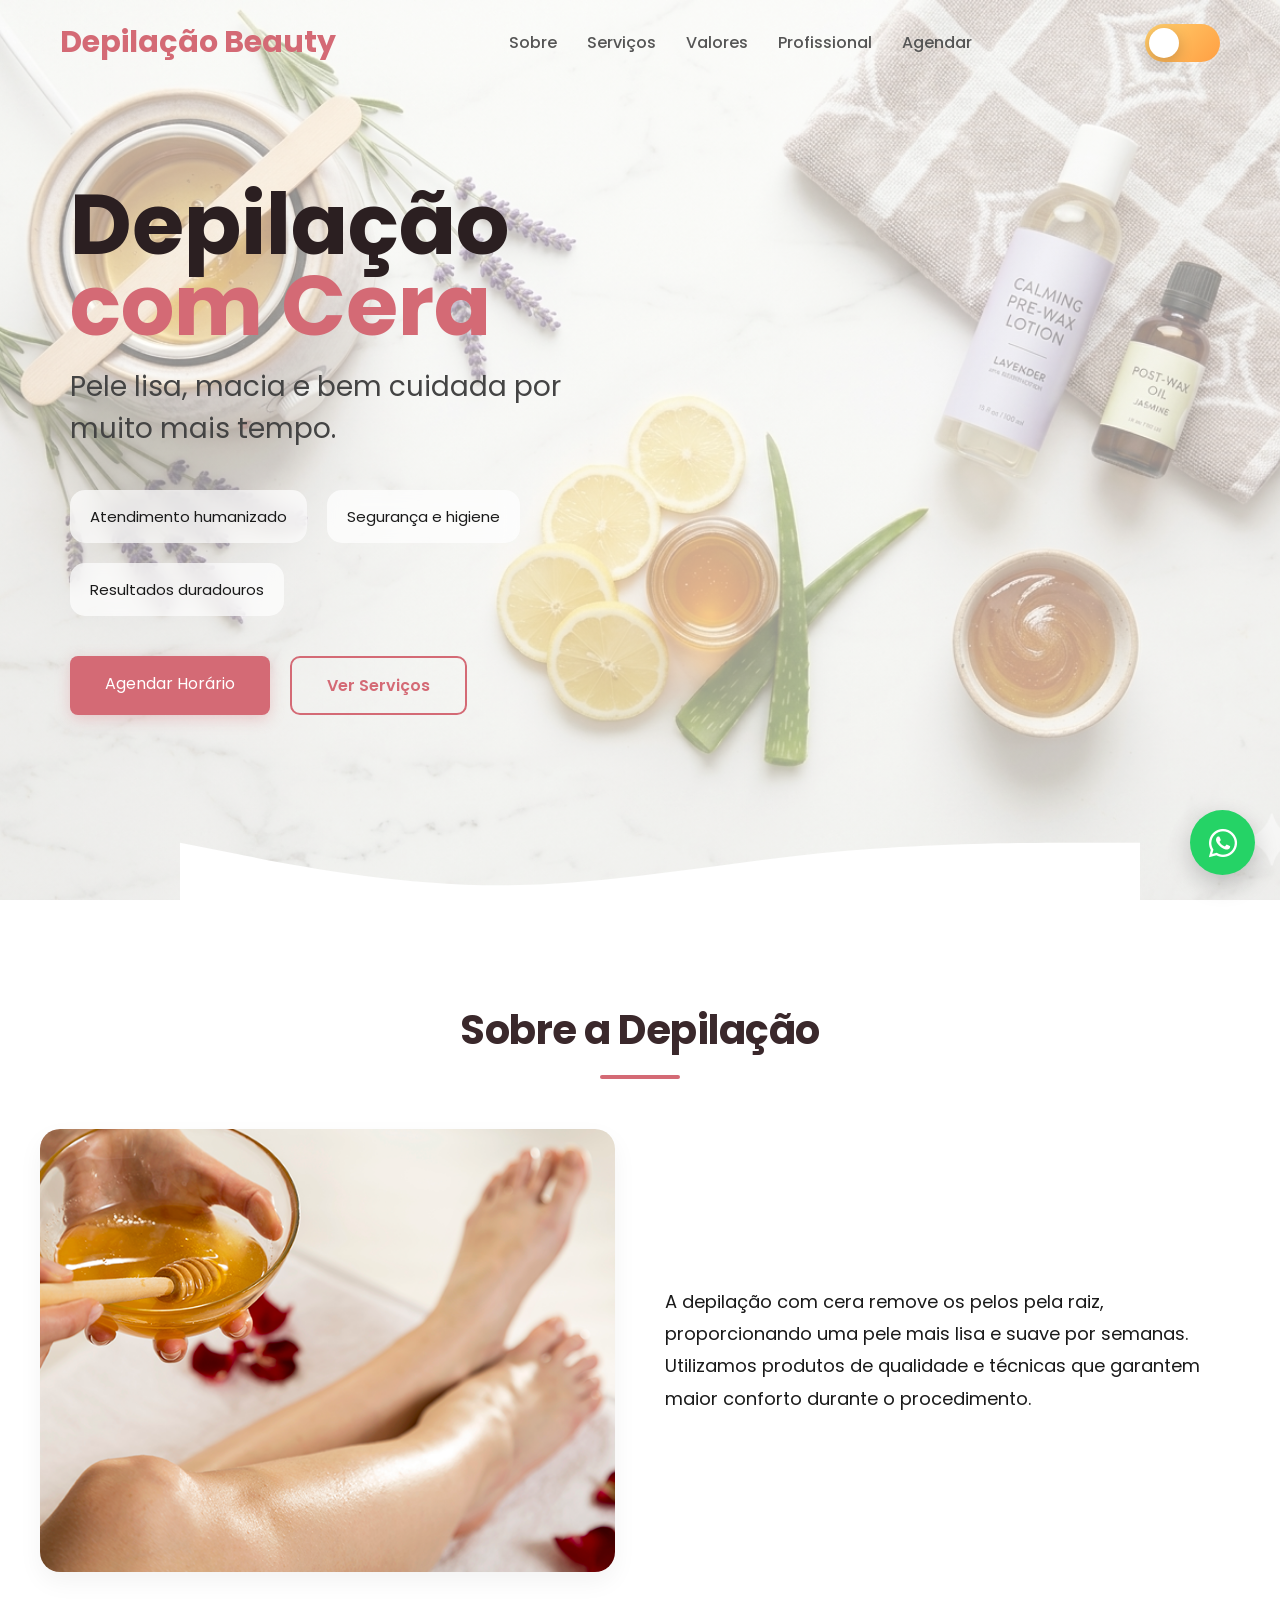
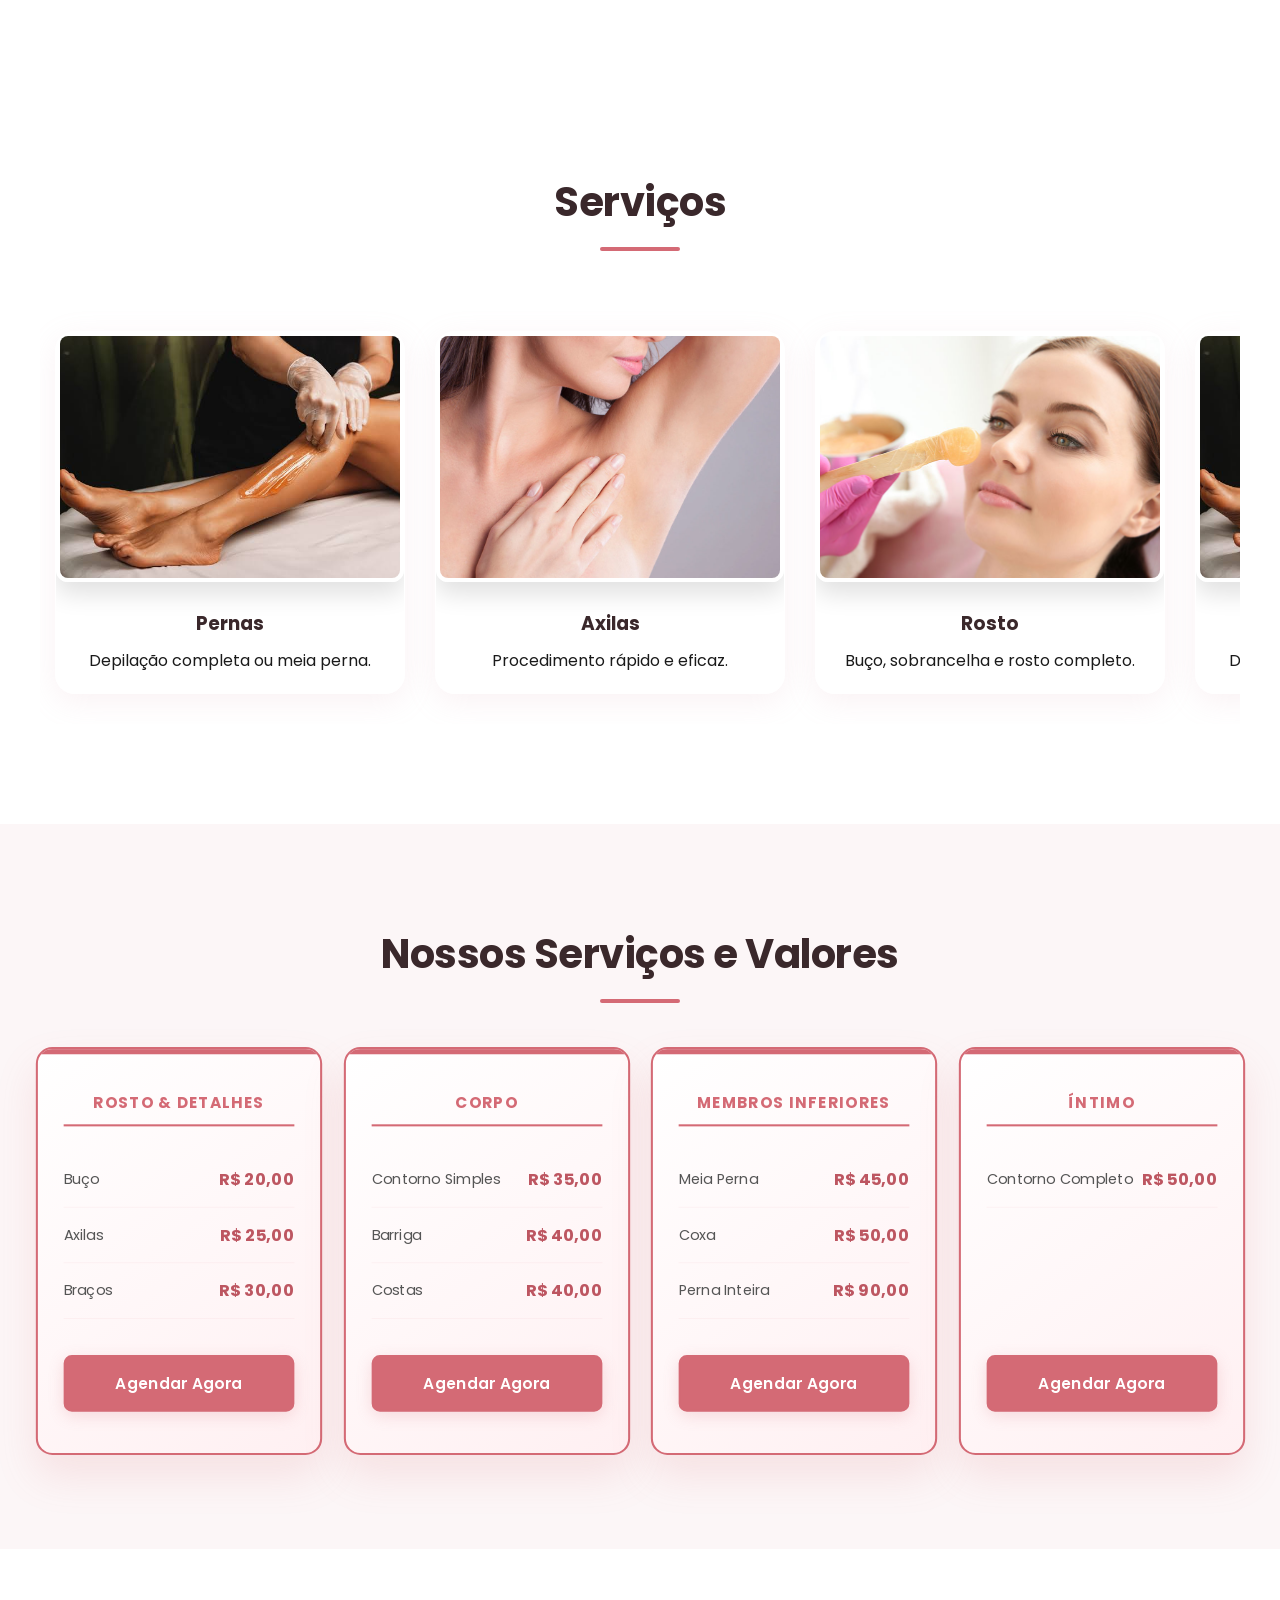
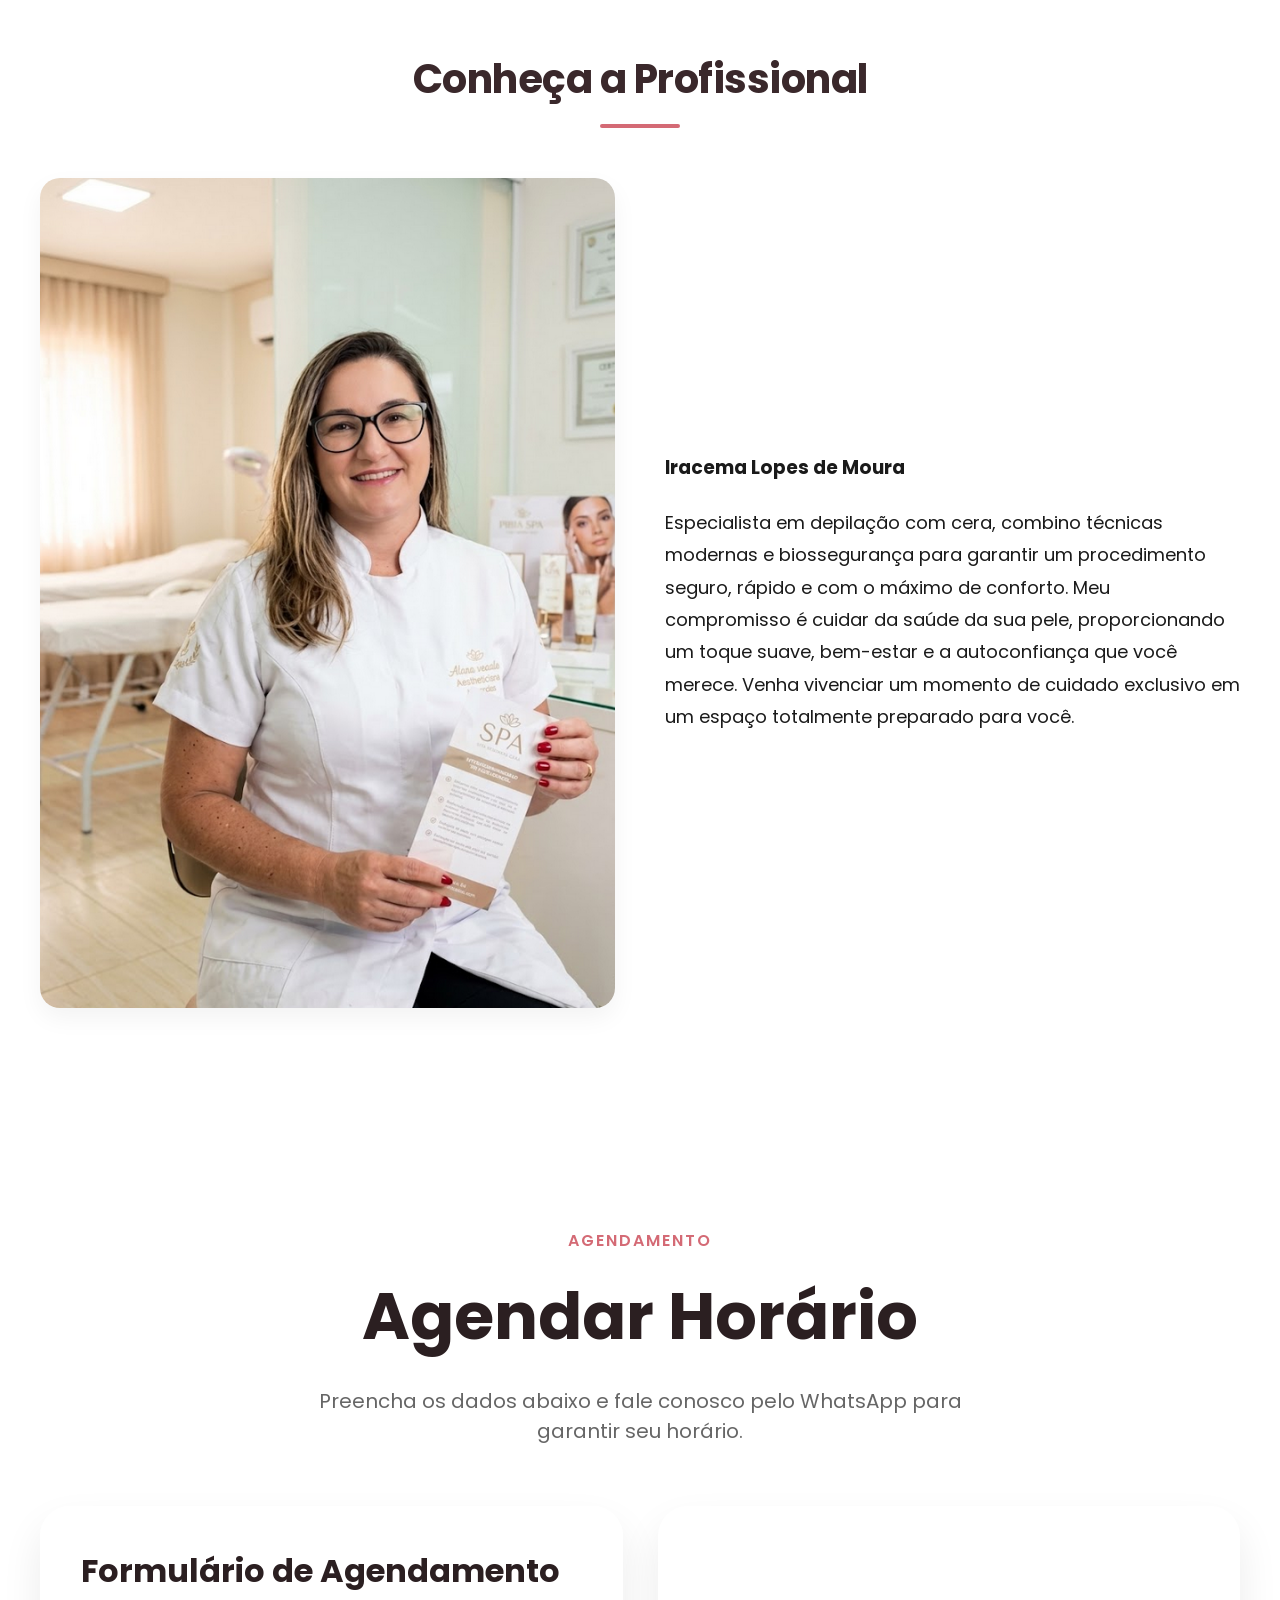
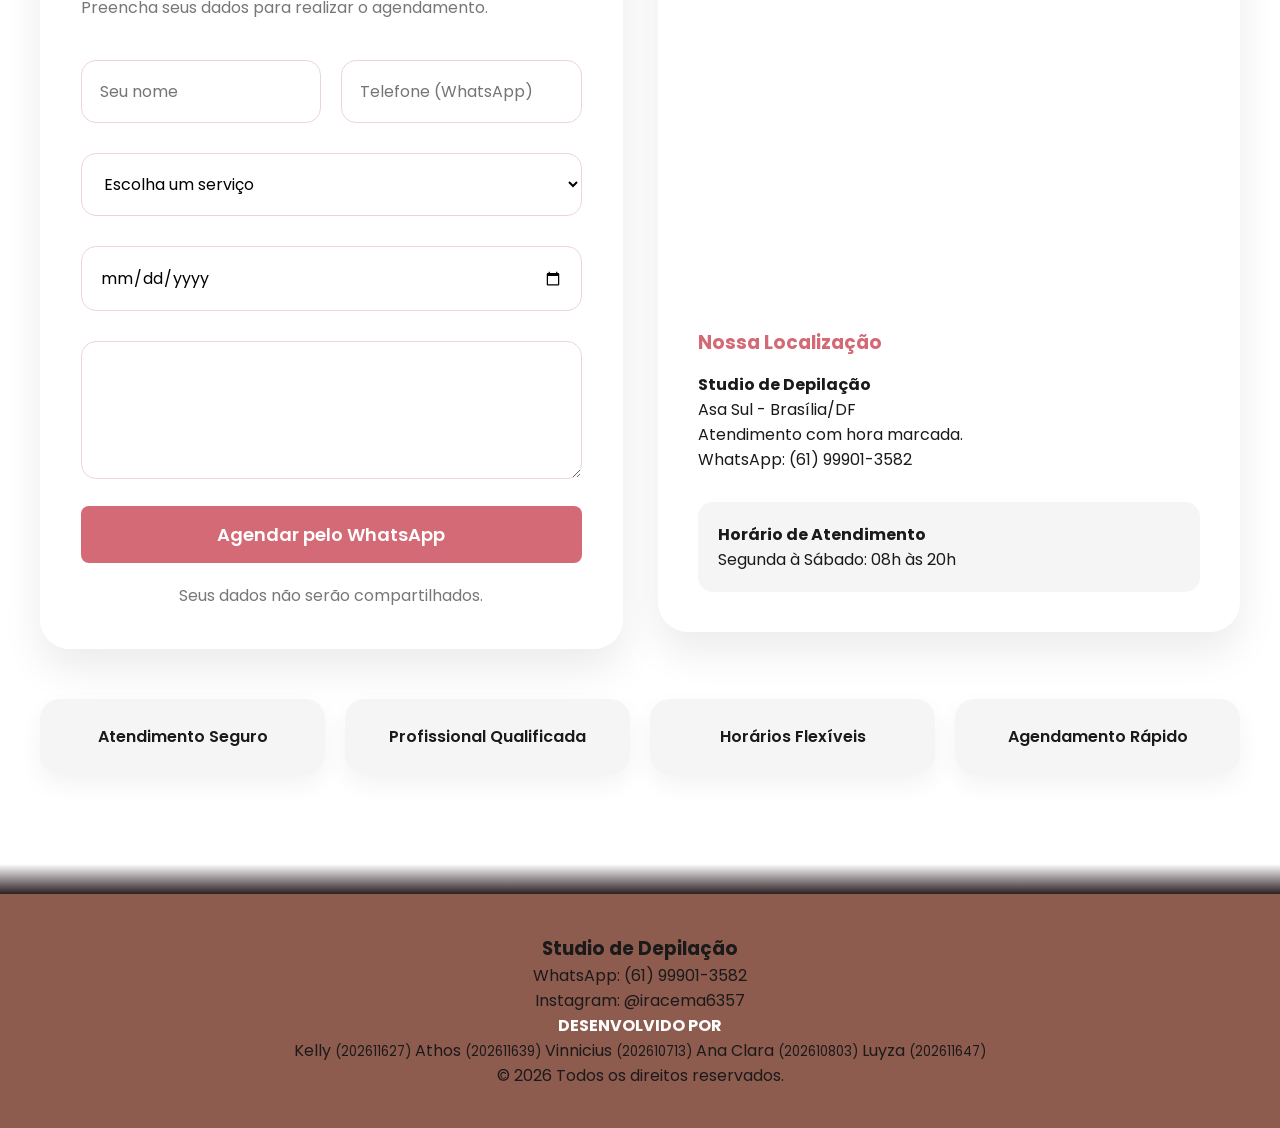
<file: index.html>
<!DOCTYPE html>
<html lang="pt-BR">
<head>
    <link rel="stylesheet"
href="https://cdnjs.cloudflare.com/ajax/libs/font-awesome/6.5.2/css/all.min.css">   
    <meta charset="UTF-8">
    <meta name="viewport" content="width=device-width, initial-scale=1.0">
    <title>Studio de Depilação</title>

    <link href="https://fonts.googleapis.com/css2?family=Poppins:wght@300;400;500;600;700&display=swap" rel="stylesheet">
    <link rel="stylesheet" href="css/style.css">
</head>

<body>
    <div id="progresso"></div>

    <header>
        <nav>
            <div class="logo">Depilação Beauty</div>
            <ul>
                <li><a href="#sobre">Sobre</a></li>
                <li><a href="#servicos">Serviços</a></li>
                <li><a href="#valores">Valores</a></li>
                <li><a href="#profissional">Profissional</a></li>
                <li><a href="#agendar">Agendar</a></li>
            </ul>
            <div class="theme-switch">
    <input type="checkbox" id="darkModeBtn">
    <label for="darkModeBtn">
        <span class="sun"></span>
        <span class="moon"></span>
    </label>
</div>
        </nav>
    </header>

   <section class="hero">
    <div class="hero-overlay"></div>

    <div class="hero-content">

        <div class="hero-text">

            

            <h1>
                Depilação<br>
                <span>com Cera</span>
            </h1>

            <p>
                Pele lisa, macia e bem cuidada por muito mais tempo.
            </p>

            <div class="hero-benefits">
                <div>
                     Atendimento humanizado
                </div>

                <div>
                     Segurança e higiene
                </div>

                <div>
                     Resultados duradouros
                </div>
            </div>

            <div class="hero-buttons"> 
                <a href="#agendar" class="btn">
                    Agendar Horário
                </a>

                <a href="#servicos" class="btn-outline">
                    Ver Serviços
                </a>
            </div>

        </div>

    </div>
    <div class="hero-wave">
    <svg viewBox="0 0 1440 150">
        <path fill="#fff"
        d="M0,64L80,80C160,96,320,128,480,128C640,128,800,96,960,80C1120,64,1280,64,1360,64L1440,64L1440,160L0,160Z"></path>
    </svg>
</div>
</section>

    <section id="sobre">
        <div class="container">
            <h2 class="section-title">Sobre a Depilação</h2>
            <div class="about">
                <img src="imagens/Cerareal.png" alt="Cera de depilação">
                <div>
                    <p>
                        A depilação com cera remove os pelos pela raiz,
                        proporcionando uma pele mais lisa e suave por semanas.
                        Utilizamos produtos de qualidade e técnicas que garantem
                        maior conforto durante o procedimento.
                    </p>
                </div>
            </div>
        </div>
    </section>

    <section id="servicos">
        <div class="container">
            <h2 class="section-title">Serviços</h2>
            <div class="slider-wrapper">
                <div class="slider-track">
                    <div class="slide">
                        <div class="card">
                            <img src="imagens/pernas.jpg" alt="Depilação de Pernas">
                            <div class="card-content">
                                <h3>Pernas</h3>
                                <p>Depilação completa ou meia perna.</p>
                            </div>
                        </div>
                    </div>
                    <div class="slide">
                        <div class="card">
                            <img src="imagens/axilass.jpg" alt="Depilação de Axilas">
                            <div class="card-content">
                                <h3>Axilas</h3>
                                <p>Procedimento rápido e eficaz.</p>
                            </div>
                        </div>
                    </div>
                    <div class="slide">
                        <div class="card">
                            <img src="imagens/rosto.jpg" alt="Depilação de Rosto">
                            <div class="card-content">
                                <h3>Rosto</h3>
                                <p>Buço, sobrancelha e rosto completo.</p>
                            </div>
                        </div>
                    </div>
                    <div class="slide">
                        <div class="card">
                            <img src="imagens/pernas.jpg" alt="Depilação de Pernas">
                            <div class="card-content">
                                <h3>Pernas</h3>
                                <p>Depilação completa ou meia perna.</p>
                            </div>
                        </div>
                    </div>
                    <div class="slide">
                        <div class="card">
                            <img src="imagens/axilass.jpg" alt="Depilação de Axilas">
                            <div class="card-content">
                                <h3>Axilas</h3>
                                <p>Procedimento rápido e eficaz.</p>
                            </div>
                        </div>
                    </div>
                    <div class="slide">
                        <div class="card">
                            <img src="imagens/rosto.jpg" alt="Depilação de Rosto">
                            <div class="card-content">
                                <h3>Rosto</h3>
                                <p>Buço, sobrancelha e rosto completo.</p>
                            </div>
                        </div>
                    </div>
                </div>
            </div>
        </div>
    </section>

    <section id="valores" class="pricing-section">
        <div class="container">
            <h2 class="section-title">Nossos Serviços e Valores</h2>
            <div class="pricing-grid">
                <div class="price-card featured">
                    <div>
                        <h3 class="plan-name">Rosto & Detalhes</h3>
                        <ul class="plan-features">
                            <li>Buço <span class="price-value">R$ 20,00</span></li>
                            <li>Axilas <span class="price-value">R$ 25,00</span></li>
                            <li>Braços <span class="price-value">R$ 30,00</span></li>
                        </ul>
                    </div>
                    <a href="#agendar" class="plan-btn">Agendar Agora</a>
                </div>
                <div class="price-card featured">
                    <div>
                        <h3 class="plan-name">corpo</h3>
                        <ul class="plan-features">
                            <li>Contorno Simples <span class="price-value">R$ 35,00</span></li>
                            <li>Barriga <span class="price-value">R$ 40,00</span></li>
                            <li>Costas <span class="price-value">R$ 40,00</span></li>
                        </ul>
                    </div>
                    <a href="#agendar" class="plan-btn">Agendar Agora</a>
                </div>
                <div class="price-card featured">
                    <div>
                        <h3 class="plan-name">Membros Inferiores</h3>
                        <ul class="plan-features">
                            <li>Meia Perna <span class="price-value">R$ 45,00</span></li>
                            <li>Coxa <span class="price-value">R$ 50,00</span></li>
                            <li>Perna Inteira <span class="price-value">R$ 90,00</span></li>
                        </ul>
                    </div>
                    <a href="#agendar" class="plan-btn">Agendar Agora</a>
                </div>
                <div class="price-card featured">
                    <div>
                        <h3 class="plan-name">Íntimo</h3>
                        <ul class="plan-features">
                            <li>Contorno Completo <span class="price-value">R$ 50,00</span></li>
                        </ul>
                    </div>
                    <a href="#agendar" class="plan-btn">Agendar Agora</a>
                </div>
            </div>
        </div>
    </section>

    <section id="profissional">
        <div class="container">
            <h2 class="section-title">Conheça a Profissional</h2>
            <div class="professional">
                <img src="imagens/profissional.png" alt="Foto da profissional">
                <div>
                    <h3>Iracema Lopes de Moura</h3>
                    <br>
                    <p>
                        Especialista em depilação com cera, combino técnicas modernas e biossegurança para garantir um procedimento seguro, rápido e com o máximo de conforto. Meu compromisso é cuidar da saúde da sua pele, proporcionando um toque suave, bem-estar e a autoconfiança que você merece. Venha vivenciar um momento de cuidado exclusivo em um espaço totalmente preparado para você.
                    </p>
                </div>
            </div>
        </div>
    </section>

    <section id="agendar" class="booking-section">

<div class="container">

    <span class="booking-tag">
         AGENDAMENTO
    </span>

    <h2 class="booking-title">
        Agendar Horário
    </h2>

    <p class="booking-subtitle">
        Preencha os dados abaixo e fale conosco pelo WhatsApp para garantir seu horário.
    </p>

    <div class="booking-grid">

        <form id="bookingForm" class="booking-card">

            <div class="booking-header">
                <h3>Formulário de Agendamento</h3>
                <p>Preencha seus dados para realizar o agendamento.</p>
            </div>

            <div class="input-row">
                <input type="text" id="nome" placeholder="Seu nome" required>

                <input type="tel" id="telefone"
                placeholder="Telefone (WhatsApp)" required>
            </div>

            <select id="servico" required>
                <option value="">Escolha um serviço</option>
                <option>Perna Inteira</option>
                <option>Meia Perna</option>
                <option>Contorno Completo</option>
                <option>Contorno Simples</option>
                <option>Axilas</option>
                <option>Buço</option>
                <option>Barriga</option>
                <option>Costas</option>
                <option>Braços</option>
                <option>Coxa</option>
            </select>

            <input type="date" id="data">

            <textarea
                rows="4"
                id="observacoes"
                placeholder="Observações (opcional)">
            </textarea>

            <button type="submit">
                Agendar pelo WhatsApp
            </button>

            <div class="security-text">
                 Seus dados não serão compartilhados.
            </div>

        </form>

        <div class="booking-card">

            <iframe src="https://maps.google.com/maps?q=Asa%20Sul%20Brasilia%20DF&t=&z=15&ie=UTF8&iwloc=&output=embed"
            loading="lazy"></iframe>

            <div class="location-info">
                <h3>Nossa Localização</h3>

                <strong>Studio de Depilação</strong>

                <p>Asa Sul - Brasília/DF</p>

                <p>Atendimento com hora marcada.</p>

                <p>WhatsApp: (61) 99901-3582</p>
            </div>

            <div class="hours-box">
                <strong>Horário de Atendimento</strong>

                <p>Segunda à Sábado: 08h às 20h</p>
            </div>

        </div>

    </div>

    <div class="booking-benefits">

        <div>
             Atendimento Seguro
        </div>

        <div>
             Profissional Qualificada
        </div>

        <div>
             Horários Flexíveis
        </div>

        <div>
             Agendamento Rápido
        </div>

    </div>

</div>

</section>

    <footer>
    <div class="footer-content">
        <h3>Studio de Depilação</h3>
        <p>WhatsApp: (61) 99901-3582</p>
        <p>Instagram: @iracema6357</p>

        <div class="developers">
            <h4>DESENVOLVIDO POR</h4>

            <div class="developers-list">
                <span>Kelly <small>(202611627)</small></span>
                <span>Athos <small>(202611639)</small></span>
                <span>Vinnicius <small>(202610713)</small></span>
                <span>Ana Clara <small>(202610803)</small></span>
                <span>Luyza <small>(202611647)</small></span>
            </div>
        </div>

        <p>&copy; 2026 Todos os direitos reservados.</p>
    </div>
</footer>

    <script src="js/script.js"></script>

    <a href="https://wa.me/5561999013582"
   class="whatsapp-float"
   target="_blank">
    <i class="fab fa-whatsapp"></i>
</a>

<button id="topo">↑</button>
</body>
</html>
</file>
<file: css/style.css>
* {
    margin: 0;
    padding: 0;
    box-sizing: border-box;
    font-family: 'Poppins', sans-serif;
}

html {
    scroll-behavior: smooth;
}

body {
    background: linear-gradient(135deg, #fff2f5 0%, #ffffff 50%, #fff2f5 100%);
    background-attachment: fixed;
    color: #4a4a4a; 
}

section {
    padding: 100px 20px;
    background: transparent;
}

.container {
    max-width: 1200px;
    margin: auto;
}

.section-title {
    text-align: center;
    font-size: 40px;
    margin-bottom: 50px;
    color: #3a282b; 
    font-weight: 700;
    letter-spacing: -0.5px;
}

header {
    position: fixed;
    width: 100%;
    top: 0;
    left: 0;
    background: transparent;
    transition: .4s;
    z-index: 999;
}

header.scrolled {
    background: rgba(255,255,255,.97);
    backdrop-filter: blur(15px);
    box-shadow: 0 10px 30px rgba(0,0,0,.08);
}

nav {
    max-width: 1200px;
    margin: auto;
    display: flex;
    justify-content: space-between;
    align-items: center;
    padding: 20px;
}

.logo {
    font-size: 30px;
    font-weight: 700;
    color: #d46a75; 
}

nav ul {
    display: flex;
    list-style: none;
    gap: 30px;
}

nav a {
    text-decoration: none;
    color: #555;
    font-weight: 500;
    transition: .3s;
}

nav a:hover {
    color: #d46a75;
}

.btn {
    background: #d46a75;
    padding: 15px 35px;
    color: white;
    text-decoration: none;
    border-radius: 8px;
    display: inline-block;
    transition: .3s;
    box-shadow: 0 4px 15px rgba(212, 106, 117, 0.3);
}

.btn:hover {
    background: #bd5661;
    transform: translateY(-2px);
}

.about, .professional {
    display: grid;
    grid-template-columns: 1fr 1fr;
    gap: 50px;
    align-items: center;
}

.about img, .professional img {
    width: 100%;
    border-radius: 20px;
    box-shadow: 0 10px 25px rgba(0,0,0,0.05);
}

.about p, .professional p {
    line-height: 1.8;
    font-size: 18px;
}

.services {
    display: grid;
    grid-template-columns: repeat(auto-fit, minmax(250px, 1fr));
    gap: 30px;
}

.card, .testimonial, .map-box, form {
    background: rgba(255, 255, 255, 0.85);
    backdrop-filter: blur(10px);
    border-radius: 20px;
    overflow: hidden;
    box-shadow: 0 8px 30px rgba(220, 170, 180, 0.15);
    border: 1px solid rgba(255, 255, 255, 0.6);
    transition: .3s;
}

.card:hover {
    transform: translateY(-10px);
    box-shadow: 0 15px 35px rgba(212, 106, 117, 0.2);
}

.card img {
    width: 100%;
    height: 250px;
    object-fit: cover;
}

.card-content {
    padding: 20px;
    text-align: center;
}

.card-content h3 {
    margin-bottom: 10px;
    color: #3a282b;
}

.pricing-section {
    background: #fcf6f7;
    padding: 100px 20px;
}

.pricing-grid {
    display: grid;
    grid-template-columns: repeat(4, 1fr);
    gap: 30px;
    align-items: stretch;
    max-width: 1200px;
    margin: 0 auto;
}

.price-card {
    background: #ffffff;
    border-radius: 16px;
    padding: 40px 25px;
    text-align: center;
    box-shadow: 0 10px 30px rgba(230, 160, 170, 0.1);
    border: 1px solid rgba(212, 106, 117, 0.1);
    display: flex;
    flex-direction: column;
    justify-content: space-between;
    position: relative;
    transition: transform 0.3s ease, box-shadow 0.3s ease;
}

.price-card:hover {
    transform: translateY(-8px);
    box-shadow: 0 15px 35px rgba(212, 106, 117, 0.2);
}

.price-card.featured {
    background: linear-gradient(145deg, #ffffff 0%, #fff0f2 100%);
    border: 2px solid #d46a75;
    transform: scale(1.03);
    box-shadow: 0 20px 40px rgba(212, 106, 117, 0.15);
}

.price-card.featured:hover {
    transform: scale(1.03) translateY(-8px);
}

.badge {
    position: absolute;
    top: -15px;
    left: 50%;
    transform: translateX(-50%);
    background: #d46a75;
    color: white;
    padding: 6px 20px;
    font-size: 12px;
    font-weight: 600;
    text-transform: uppercase;
    border-radius: 50px;
    letter-spacing: 1px;
    box-shadow: 0 4px 10px rgba(212, 106, 117, 0.3);
}

.plan-name {
    font-size: 15px;
    color: #8a7375;
    text-transform: uppercase;
    letter-spacing: 1px;
    font-weight: 700;
    margin-bottom: 25px;
    border-bottom: 2px solid rgba(212, 106, 117, 0.15);
    padding-bottom: 10px;
}

.price-card.featured .plan-name {
    color: #d46a75;
    border-bottom-color: #d46a75;
}

.plan-features {
    list-style: none;
    padding: 0;
    margin: 0 0 35px 0;
    text-align: left;
}

.plan-features li {
    padding: 14px 0;
    color: #555555;
    font-size: 14px;
    border-bottom: 1px solid rgba(212, 106, 117, 0.06);
    display: flex;
    justify-content: space-between;
    align-items: center;
}

.price-value {
    font-weight: 700;
    color: #d46a75;
    font-size: 15px;
}

.featured .price-value {
    color: #bd5661;
    font-size: 16px;
}

.plan-btn {
    display: block;
    width: 100%;
    padding: 14px;
    background: transparent;
    border: 2px solid #d46a75;
    color: #d46a75;
    border-radius: 8px;
    font-weight: 600;
    font-size: 15px;
    text-decoration: none;
    text-align: center;
    transition: 0.3s ease;
} 

.plan-btn:hover {
    background: #d46a75;
    color: white;
}

.featured .plan-btn {
    background: #d46a75;
    color: white;
    box-shadow: 0 4px 15px rgba(212, 106, 117, 0.2);
}

.featured .plan-btn:hover {
    background: #bd5661;
    border-color: #bd5661;
}

.slider-wrapper {
    overflow: hidden;
    width: 100%;
    position: relative;
    padding: 30px 0;
}

.slider-track {
    display: flex;
    width: calc(380px * 6); 
    animation: scrollInfinito 28s linear infinite;
}

.slide {
    width: 380px;
    padding: 0 15px;
    box-sizing: border-box;
}

.slide img {
    width: 100%;
    border-radius: 12px;
    box-shadow: 0 12px 25px rgba(0, 0, 0, 0.12);
    border: 4px solid #ffffff; 
    transition: transform 0.2s ease;
}

.slide img:hover {
    transform: scale(1.02);
}

.slider-track:hover {
    animation-play-state: paused; 
}

@keyframes scrollInfinito {
    0% { transform: translateX(0); }
    100% { transform: translateX(calc(-380px * 3)); } 
}

.testimonials {
    display: grid;
    grid-template-columns: repeat(auto-fit, minmax(300px, 1fr));
    gap: 30px;
}

.testimonial {
    padding: 30px;
}

.booking-grid {
    display: grid;
    grid-template-columns: 1fr 1fr;
    gap: 40px;
    align-items: start;
}

form {
    padding: 40px;
    max-width: 700px;
    margin: auto;
}

input, select, textarea {
    width: 100%;
    padding: 15px;
    margin-top: 10px;
    margin-bottom: 20px;
    border: 1px solid #e1cbd0;
    border-radius: 8px;
    background: rgba(255,255,255,0.5);
}

input:focus, select:focus {
    outline: none;
    border-color: #d46a75;
    background: #fff;
}

button {
    background: #d46a75;
    color: white;
    border: none;
    padding: 15px;
    width: 100%;
    font-size: 18px;
    border-radius: 8px;
    cursor: pointer;
    font-weight: 600;
    transition: .3s;
}

button:hover {
    background: #bd5661;
}

.map-box {
    padding: 20px;
}

.map-box iframe {
    width: 100%;
    height: 400px;
    border: none;
    border-radius: 15px;
}

.location-info h3 {
    color: #d46a75;
    margin-bottom: 10px;
}

footer {
    background-color: #8E5B4F; /* marrom */
    color: #fff;
    text-align: center;
    padding: 40px;
}

.scroll-animado {
    opacity: 0;
    transform: translateY(35px);
    transition: opacity 0.8s cubic-bezier(0.25, 1, 0.5, 1), transform 0.8s cubic-bezier(0.25, 1, 0.5, 1);
    will-change: transform, opacity;
}

.scroll-animado.visivel {
    opacity: 1;
    transform: translateY(0);
}

@keyframes flutuarSuave {
    0% { transform: translateY(0px); }
    50% { transform: translateY(-7px); }
    100% { transform: translateY(0px); }
}

@media (max-width: 1024px) {
    .pricing-grid {
        grid-template-columns: repeat(2, 1fr);
        gap: 30px;
    }
    .price-card.featured {
        transform: scale(1);
    }
    .price-card.featured:hover {
        transform: translateY(-8px);
    }
}

@media(max-width: 768px){
    .about, .professional, .booking-grid {
        grid-template-columns: 1fr;
    }
    nav ul {
        display: none; 
    }
    .slide {
        width: 290px;
    }
    .slider-track {
        width: calc(290px * 6);
    }
    @keyframes scrollInfinito {
        0% { transform: translateX(0); }
        100% { transform: translateX(calc(-290px * 3)); }
    }
}

@media (max-width: 600px) {
    .pricing-grid {
        grid-template-columns: 1fr;
        gap: 35px;
    }
}
header.scrolled {
    background: rgba(255,255,255,0.98);
    box-shadow: 0 8px 30px rgba(0,0,0,.1);
}

@keyframes surgirHero {
    from {
        opacity: 0;
        transform: translateY(60px);
    }
    to {
        opacity: 1;
        transform: translateY(0);
    }
}


.btn {
    position: relative;
    overflow: hidden;
}

.btn::before {
    content: "";
    position: absolute;
    top: 0;
    left: -120%;
    width: 80px;
    height: 100%;
    background: rgba(255,255,255,.3);
    transform: skewX(-20deg);
    transition: .7s;
}

.btn:hover::before {
    left: 140%;
}

.card {
    background: rgba(255,255,255,.55);
    backdrop-filter: blur(18px);
    border: 1px solid rgba(255,255,255,.6);
}

.card:hover {
    transform: rotateY(5deg) rotateX(5deg) translateY(-10px);
}

.whatsapp-float {
    position: fixed;
    right: 25px;
    bottom: 25px;
    width: 65px;
    height: 65px;
    background: #25d366;
    color: white;
    font-size: 32px;
    border-radius: 50%;
    text-decoration: none;
    display: flex;
    align-items: center;
    justify-content: center;
    box-shadow: 0 10px 25px rgba(0,0,0,.2);
    z-index: 9999;
    animation: pulse 2s infinite;
}

@keyframes pulse {
    0% {
        box-shadow: 0 0 0 0 rgba(37,211,102,.7);
    }
    70% {
        box-shadow: 0 0 0 20px rgba(37,211,102,0);
    }
    100% {
        box-shadow: 0 0 0 0 rgba(37,211,102,0);
    }
}

#topo {
    position: fixed;
    right: 25px;
    bottom: 105px;
    width: 50px;
    height: 50px;
    border-radius: 50%;
    background: #d46a75;
    color: white;
    border: none;
    cursor: pointer;
    display: none;
    z-index: 999;
}

#topo.show {
    display: block;
}

.section-title {
    position: relative;
}

.section-title::after {
    content: "";
    width: 80px;
    height: 4px;
    background: #d46a75;
    display: block;
    margin: 15px auto;
    border-radius: 50px;
}

.professional img,
.about img {
    transition: .4s;
}

.professional img:hover,
.about img:hover {
    transform: scale(1.03);
}

.price-card {
    overflow: hidden;
}

.price-card::before {
    content: "";
    position: absolute;
    width: 100%;
    height: 5px;
    background: #d46a75;
    top: 0;
    left: 0;
}

footer {
    position: relative;
}

footer::before {
    content: "";
    position: absolute;
    top: -30px;
    left: 0;
    width: 100%;
    height: 30px;
    background: linear-gradient(
        to top,
        #2b1f21,
        transparent
    );
}
nav a.active {
    color: #d46a75;
    position: relative;
}

nav a.active::after {
    content: "";
    position: absolute;
    width: 100%;
    height: 2px;
    background: #d46a75;
    bottom: -6px;
    left: 0;
}

#progresso {
    position: fixed;
    top: 0;
    left: 0;
    width: 0%;
    height: 4px;
    background: #d46a75;
    z-index: 99999;
}
.about img,
.professional img,
.card img {
    opacity: 0;
    transform: scale(.9);
    transition: 1s;
}

.about.visivel img,
.professional.visivel img,
.card.visivel img {
    opacity: 1;
    transform: scale(1);
}
.hero {
    position: relative;
    height: 100vh;
    background:
        linear-gradient(
            rgba(255,255,255,0.55),
            rgba(255,255,255,0.55)
        ),
        url('../imagens/Reall.png');

    background-size: cover;
    background-position: center;

    display: flex;
    align-items: center;

    overflow: hidden;
}

.hero-content {
    width: 1200px;
    margin: auto;
    padding: 0 30px;
    z-index: 2;
}

.hero-text {
    max-width: 550px;
}

.hero-tag {
    display: inline-block;
    background: rgba(255,255,255,0.8);
    padding: 10px 25px;
    border-radius: 50px;
    color: #d46a75;
    font-weight: 600;
    margin-bottom: 25px;
}

.hero h1 {
    font-size: 85px;
    line-height: 0.95;
    color: #2b1f21;
    margin-bottom: 20px;
}

.hero h1 span {
    color: #d46a75;
}

.hero p {
    color: #444;
    font-size: 28px;
    margin-bottom: 40px;
}

.hero-benefits {
    display: flex;
    gap: 20px;
    flex-wrap: wrap;
    margin-bottom: 40px;
}

.hero-benefits div {
    background: rgba(255,255,255,0.7);
    padding: 15px 20px;
    border-radius: 15px;
    backdrop-filter: blur(10px);
    font-size: 15px;
}

.hero-buttons {
    display: flex;
    gap: 20px;
}

.btn-outline {
    border: 2px solid #d46a75;
    padding: 15px 35px;
    border-radius: 10px;
    text-decoration: none;
    color: #d46a75;
    font-weight: 600;
    transition: .3s;
}

.btn-outline:hover {
    background: #d46a75;
    color: white;
}
.hero-wave {
    position: absolute;
    bottom: 0;
    width: 100%;
    line-height: 0;
}

.hero-wave svg {
    width: 100%;
    height: 100px;
}
@media(max-width:768px){

    .hero h1 {
        font-size: 50px;
    }

    .hero p {
        font-size: 20px;
    }

    .hero-buttons {
        flex-direction: column;
    }

    .hero-benefits {
        flex-direction: column;
    }

    .hero {
        text-align: center;
    }

    .hero-text {
        max-width: 100%;
    }
}
.booking-section {
padding: 120px 20px;
}

.booking-tag {
display: block;
text-align: center;
color: #d46a75;
font-weight: 600;
letter-spacing: 2px;
margin-bottom: 15px;
}

.booking-title {
text-align: center;
font-size: 65px;
color: #2b1f21;
margin-bottom: 20px;
}

.booking-subtitle {
text-align: center;
color: #666;
max-width: 700px;
margin: auto;
margin-bottom: 60px;
font-size: 20px;
}

.booking-grid {
display: grid;
grid-template-columns: 1fr 1fr;
gap: 35px;
}

.booking-card {
backdrop-filter: blur(15px);
border-radius: 30px;
padding: 40px;
box-shadow: 0 20px 40px rgba(0,0,0,.08);
}

.booking-header h3 {
font-size: 32px;
color: #2b1f21;
}

.booking-header p {
color: #777;
margin-bottom: 30px;
}

.input-row {
display: grid;
grid-template-columns: 1fr 1fr;
gap: 20px;
}

.booking-card input,
.booking-card select,
.booking-card textarea {
width: 100%;
padding: 18px;
border-radius: 15px;
border: 1px solid #ecd4d8;
margin-bottom: 20px;
font-size: 16px;
}

.booking-card iframe {
width: 100%;
height: 350px;
border: none;
border-radius: 20px;
}

.location-info {
margin-top: 25px;
}

.location-info h3 {
color: #d46a75;
margin-bottom: 15px;
}

.hours-box {
margin-top: 30px;
padding: 20px;
background: var(--card-color);
border-radius: 15px;
}

.security-text {
text-align: center;
color: #777;
margin-top: 20px;
}

.booking-benefits {
display: grid;
grid-template-columns: repeat(4,1fr);
gap: 20px;
margin-top: 50px;
}

.booking-benefits div {
background: var(--card-color);
padding: 25px;
border-radius: 20px;
text-align: center;
font-weight: 600;
box-shadow: 0 10px 25px rgba(0,0,0,.05);
}

@media(max-width:900px){

.booking-grid {
    grid-template-columns: 1fr;
}

.input-row {
    grid-template-columns: 1fr;
}

.booking-benefits {
    grid-template-columns: 1fr 1fr;
}

.booking-title {
    font-size: 45px;
}

}

@media(max-width:600px){

.booking-benefits {
    grid-template-columns: 1fr;
}

.booking-title {
    font-size: 35px;
}

}
/* =======================
   MODO ESCURO
======================= */

body.dark {
    background: #121212;
    color: #f1f1f1;
}

body.dark header {
    background: rgba(20,20,20,.95);
    backdrop-filter: blur(15px);
}

body.dark nav a {
    color: #eeeeee;
}

body.dark nav a:hover {
    color: #ff8fa3;
}

body.dark .logo {
    color: #ff8fa3;
}

body.dark section {
    background: transparent;
}

body.dark .section-title {
    color: #ffffff;
}

body.dark .hero {
    background:
    linear-gradient(
        rgba(0,0,0,.65),
        rgba(0,0,0,.65)
    ),
    url('../imagens/Reall.png');
    background-size: cover;
    background-position: center;
}

body.dark .hero h1,
body.dark .hero p {
    color: white;
}

body.dark .card,
body.dark .testimonial,
body.dark .price-card,
body.dark .booking-card,
body.dark .faq-item,
body.dark form,
body.dark .map-box {
    background: #1f1f1f;
    border: 1px solid #333;
    box-shadow: 0 10px 30px rgba(0,0,0,.4);
}

body.dark .price-card.featured {
    background: #252525;
}

body.dark h1,
body.dark h2,
body.dark h3,
body.dark strong {
    color: white;
}

body.dark p,
body.dark li,
body.dark span {
    color: #cccccc;
}

body.dark input,
body.dark textarea,
body.dark select {
    background: #2c2c2c;
    color: white;
    border: 1px solid #444;
}

body.dark input::placeholder,
body.dark textarea::placeholder {
    color: #999;
}

body.dark .hours-box {
    background: #2a2a2a;
}

body.dark footer {
    background: #090909;
}

body.dark .faq-question {
    color: white;
}

body.dark .faq-answer {
    color: #ccc;
}
.faq-tag {
    display: block;
    text-align: center;
    color: #d46a75;
    font-weight: 600;
    margin-bottom: 15px;
}

.faq-container {
    max-width: 900px;
    margin: auto;
}

.faq-item {
    background: var(--card-color);
    margin-bottom: 20px;
    border-radius: 20px;
    overflow: hidden;   
    box-shadow: 0 10px 30px rgba(0,0,0,.08);
}

.faq-question {
    width: 100%;
    padding: 25px;
    border: none;
    background: transparent;
    display: flex;
    justify-content: space-between;
    align-items: center;
    cursor: pointer;
    font-size: 20px;
    font-weight: 600;
    color: #2b1f21;
}

.faq-question span {
    font-size: 30px;
    color: #d46a75;
}

.faq-answer {
    max-height: 0;
    overflow: hidden;
    padding: 0 25px;
    transition: .4s;
    color: #666;
    line-height: 1.7;
}

.faq-item.active .faq-answer {
    max-height: 200px;
    padding: 0 25px 25px;
}

.faq-item.active span {
    transform: rotate(45deg);
}
.theme-switch {
    position: relative;
}

.theme-switch input {
    display: none;
}

.theme-switch label {
    width: 75px;
    height: 38px;
    background: linear-gradient(135deg,#ffcf6d,#ff9f43);
    display: flex;
    align-items: center;
    justify-content: space-between;
    padding: 0 8px;
    border-radius: 50px;
    cursor: pointer;
    position: relative;
    transition: .4s;
}

.theme-switch label::before {
    content: "";
    position: absolute;
    width: 30px;
    height: 30px;
    background: white;
    border-radius: 50%;
    left: 4px;
    transition: .4s;
    box-shadow: 0 5px 15px rgba(0,0,0,.2);
}

.theme-switch input:checked + label {
    background: linear-gradient(135deg,#2c3e50,#121212);
}

.theme-switch input:checked + label::before {
    transform: translateX(37px);
}

.sun,
.moon {
    z-index: 2;
    font-size: 16px;
}
:root {
  --bg-color: #ffffff;
  --text-color: #1a1a1a;
  --card-color: #f5f5f5;
  --primary-color: #6c5ce7;
}

body.dark {
  --bg-color: #121212;
  --text-color: #f1f1f1;
  --card-color: #1e1e1e;
  --primary-color: #a29bfe;
}

body {
  background: var(--bg-color);
  color: var(--text-color);
  transition: 0.3s ease;
}
h1, h2, h3, p, span, label {
  color: var(--text-color);
}
:root {
  --bg: #ffffff;
  --text: #1a1a1a;
  --card: #f3f3f3;
  --button-bg: #ffffff;
  --button-text: #333;
}

body.dark {
  --bg: #121212;
  --text: #f1f1f1;
  --card: #1e1e1e;
  --button-bg: #2a2a2a;
  --button-text: #f1f1f1;
}
.feature {
  background: var(--button-bg);
  color: var(--button-text);
  transition: 0.3s ease;
}
body.dark .faq-item,
body.dark .feature,
body.dark .booking-benefits div,
body.dark .card,
body.dark .testimonial,
body.dark .price-card,
body.dark .plan-btn,
body.dark .slide .card {
    background: #1f1f1f !important;
    color: #f1f1f1 !important;
    border-color: #333 !important;
}
body.dark .faq-question,
body.dark .faq-answer,
body.dark .booking-benefits div,
body.dark .card-content p,
body.dark .card-content h3 {
    color: #eaeaea !important;
}
body.dark .card:hover,
body.dark .faq-item:hover {
    box-shadow: 0 10px 30px rgba(255,255,255,0.05);
}
@media (max-width: 767px) {

    nav ul {
        display: none;
    }

    .hero {
        height: auto;
        padding: 120px 20px 60px;
        text-align: center;
    }

    .hero h1 {
        font-size: 38px;
    }

    .hero p {
        font-size: 16px;
    }

    .hero-buttons {
        flex-direction: column;
        align-items: center;
    }

    .hero-benefits {
        flex-direction: column;
        align-items: center;
    }

    .about,
    .professional,
    .booking-grid {
        grid-template-columns: 1fr;
    }

    .section-title {
        font-size: 28px;
    }

    .pricing-grid {
        grid-template-columns: 1fr;
    }

    .booking-benefits {
        grid-template-columns: 1fr;
    }

    .slider-track {
        width: auto;
    }

    .slide {
        width: 260px;
    }

    .booking-title {
        font-size: 32px;
    }
}
@media (min-width: 768px) and (max-width: 1023px) {

    .pricing-grid {
        grid-template-columns: 1fr 1fr;
    }

    .booking-benefits {
        grid-template-columns: 1fr 1fr;
    }

    .about,
    .professional,
    .booking-grid {
        grid-template-columns: 1fr;
    }

    .hero h1 {
        font-size: 60px;
    }
}
html {
    -webkit-text-size-adjust: 100%;
    scroll-behavior: smooth;
}
</file>
